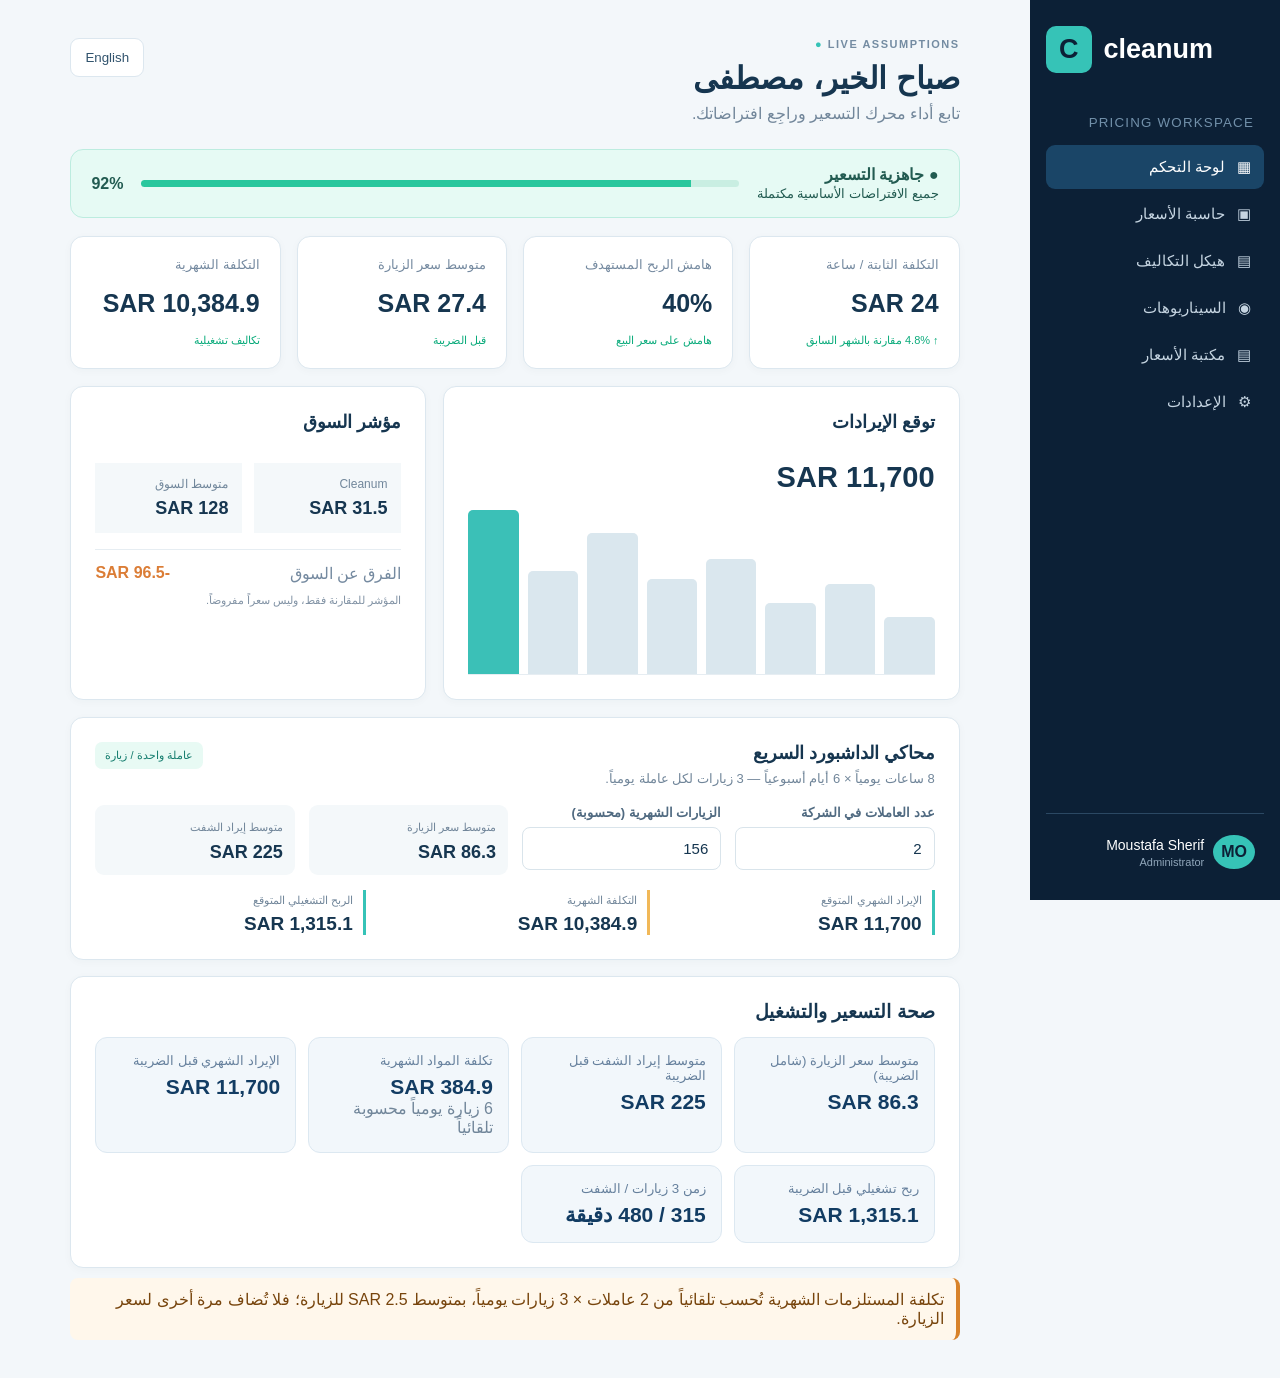
<file: public/index.html>
<!doctype html>
<html lang="ar" dir="rtl"><head><meta charset="utf-8"><meta name="viewport" content="width=device-width,initial-scale=1"><title>Cleanum Pricing</title>
<style>
:root{--navy:#0c2036;--ink:#163650;--teal:#36c3b7;--bg:#f3f7fa;--line:#dce7ef}*{box-sizing:border-box}body{margin:0;background:var(--bg);font-family:Arial,"Segoe UI",sans-serif;color:var(--ink)}.side{position:fixed;right:0;top:0;bottom:0;width:250px;background:var(--navy);padding:26px 16px;color:#c5d4e1;display:flex;flex-direction:column}.brand{display:flex;direction:ltr;gap:12px;align-items:center;font-size:27px;font-weight:800;color:#fff}.brand i{font-style:normal;background:var(--teal);color:var(--navy);padding:8px 13px;border-radius:10px}.side small{margin:42px 10px 12px;color:#7290aa;letter-spacing:1.2px}.nav button{width:100%;display:flex;align-items:center;gap:12px;padding:13px;border:0;border-radius:9px;background:transparent;color:inherit;font-size:15px;text-align:right;cursor:pointer;margin:3px 0}.nav button:hover,.nav button.active{background:#1a4567;color:#fff}.avatar{margin-top:auto;border-top:1px solid #2b4863;padding:21px 9px 5px;display:flex;gap:9px;align-items:center;color:white}.avatar b{background:var(--teal);color:var(--navy);border-radius:50%;padding:8px}.avatar span{font-size:14px}.avatar em{display:block;font-style:normal;font-size:11px;color:#91a7bb;margin-top:3px}.main{margin-right:250px;padding:38px 5.5%;min-height:100vh}.top{display:flex;justify-content:space-between;align-items:flex-start}.eyebrow{font-size:11px;letter-spacing:1.5px;font-weight:bold;color:#748ca2;margin:0}.dot{color:var(--teal)}h1{font-size:31px;margin:10px 0 7px}h2{margin:0;font-size:18px}p.sub{color:#71869a;margin:0}.lang{background:#fff;border:1px solid var(--line);border-radius:9px;padding:11px 14px;color:#31536d;cursor:pointer}.notice{margin:26px 0 18px;background:#e6faf4;border:1px solid #bcecdf;padding:15px 20px;border-radius:13px;display:flex;align-items:center;gap:18px;color:#225b51}.notice span{height:7px;flex:1;background:linear-gradient(90deg,#29c79d 92%,#c9eee2 92%);border-radius:8px}.cards{display:grid;grid-template-columns:repeat(4,1fr);gap:16px}.card,.panel{background:white;border:1px solid var(--line);border-radius:13px;box-shadow:0 2px 8px #19344b08}.card{padding:20px}.card p{margin:0;color:#758aa0;font-size:13px}.card b{display:block;font-size:25px;margin:17px 0 12px}.trend{color:#0aab7b;font-size:11px}.grid{display:grid;grid-template-columns:1.45fr 1fr;gap:17px;margin-top:17px}.panel{padding:24px}.revenue{font-size:29px;font-weight:bold;margin:28px 0 16px}.bars{height:165px;display:flex;align-items:end;gap:9px;border-bottom:1px solid #e6edf2}.bars i{background:#dae7ee;display:block;flex:1;border-radius:5px 5px 0 0}.bars i:last-child{background:#3bc0b7}.compare{display:grid;grid-template-columns:1fr 1fr;gap:12px;margin:30px 0 16px}.compare div{background:#f4f8fa;padding:14px;font-size:12px;color:#71879b}.compare b{display:block;font-size:18px;color:var(--ink);margin-top:7px}.diff{border-top:1px solid #e6edf2;padding-top:14px;color:#758aa0}.diff strong{float:left;color:#db7d36}.calc{display:grid;grid-template-columns:1.1fr .9fr;gap:17px;max-width:1040px}.field{display:block;font-size:13px;font-weight:bold;color:#506a81;margin-top:17px}.field select,.field input{display:block;width:100%;padding:12px;margin-top:7px;border:1px solid #d9e4eb;border-radius:8px;background:#fff;font-size:15px;color:var(--ink)}.times{display:grid;grid-template-columns:1fr 1fr;gap:12px;margin-top:17px}.times div{background:#f4f8fa;padding:13px;border-radius:9px}.times span{font-size:11px;color:#71869a}.times b{display:block;margin-top:5px;font-size:18px}.result{padding:0;overflow:hidden}.result-head{background:linear-gradient(135deg,#11364f,#20747b);color:white;padding:29px}.result-head span{font-size:12px;color:#c1dbe2}.result-head b{display:block;font-size:38px;margin:10px 0}.result-head em{font-style:normal;color:#72e0c0;font-size:12px}.rows{padding:12px 23px}.rows p{display:flex;justify-content:space-between;border-bottom:1px solid #eaf0f4;padding:11px 0;margin:0;font-size:13px;color:#708499}.rows strong{color:var(--ink)}.save{margin:18px 23px 23px;width:calc(100% - 46px);border:0;border-radius:8px;background:#143d59;color:white;padding:12px;font-weight:bold;cursor:pointer}.cost-grid{display:grid;grid-template-columns:1fr 1fr;gap:17px;max-width:900px}.warning{background:#fff7e6;color:#936915;padding:11px;border-radius:8px;font-size:12px}.empty{text-align:center;padding:90px;color:#71869a}.hidden{display:none}@media(max-width:850px){.side{width:62px;padding:22px 10px}.brand span,.side small,.nav button span,.avatar span{display:none}.brand{justify-content:center}.avatar{display:none}.main{margin-right:62px}.cards{grid-template-columns:repeat(2,1fr)}.grid,.calc,.cost-grid{grid-template-columns:1fr}}@media(max-width:560px){.side{display:none}.main{margin:0;padding:22px 15px}.cards{grid-template-columns:1fr}.top h1{font-size:24px}.notice span{display:none}}
</style></head><body>
<aside class="side"><div class="brand"><i>C</i><span>cleanum</span></div><small>PRICING WORKSPACE</small><nav class="nav"><button class="active" data-page="dash">▦ <span>لوحة التحكم</span></button><button data-page="calc">▣ <span>حاسبة الأسعار</span></button><button data-page="costs">▤ <span>هيكل التكاليف</span></button><button data-page="scenarios">◉ <span>السيناريوهات</span></button><button data-page="library">▤ <span>مكتبة الأسعار</span></button><button data-page="settings">⚙ <span>الإعدادات</span></button></nav><div class="avatar"><b>MO</b><span>Moustafa Sherif<em>Administrator</em></span></div></aside>
<main class="main"><header class="top"><div><p class="eyebrow">LIVE ASSUMPTIONS <span class="dot">●</span></p><h1 id="title">صباح الخير، مصطفى</h1><p class="sub" id="subtitle">تابع أداء محرك التسعير وراجِع افتراضاتك.</p></div><button class="lang" id="lang">English</button></header>
<section id="dash"><div class="notice"><div><b>● جاهزية التسعير</b><br><small>جميع الافتراضات الأساسية مكتملة</small></div><span></span><b>92%</b></div><div class="cards"><div class="card"><p>التكلفة المحملة / ساعة</p><b id="costHour">39.2 SAR</b><span class="trend">↑ 4.8% مقارنة بالشهر السابق</span></div><div class="card"><p>هامش الربح المستهدف</p><b>40%</b><span class="trend">هامش على سعر البيع</span></div><div class="card"><p>متوسط سعر الزيارة</p><b id="visitCard">75.1 SAR</b><span class="trend">قبل الضريبة</span></div><div class="card"><p>التكلفة الشهرية</p><b id="monthCard">48,900 SAR</b><span class="trend">تكاليف تشغيلية</span></div></div><div class="grid"><article class="panel"><h2>توقع الإيرادات</h2><div class="revenue" id="revenue">23,270 SAR</div><div class="bars"><i style="height:35%"></i><i style="height:55%"></i><i style="height:43%"></i><i style="height:70%"></i><i style="height:58%"></i><i style="height:86%"></i><i style="height:63%"></i><i style="height:100%"></i></div></article><article class="panel"><h2>مؤشر السوق</h2><div class="compare"><div>Cleanum<b id="marketPrice">75.1 SAR</b></div><div>متوسط السوق<b>128 SAR</b></div></div><div class="diff">الفرق عن السوق <strong id="diff">−52.9 SAR</strong></div><p style="font-size:11px;color:#8293a5">المؤشر للمقارنة فقط، وليس سعراً مفروضاً.</p></article></div></section>
<section id="calc" class="hidden"><div class="calc"><article class="panel"><h2>حاسبة تسعير الزيارة</h2><label class="field">نوع الشقة<select id="home"><option value="1">غرفة واحدة</option><option value="1.5">غرفتان</option><option value="2">3 غرف</option><option value="2.5">4 غرف</option></select></label><label class="field">نوع الخدمة<select><option>تنظيف دوري</option><option>تنظيف عند الانتقال</option></select></label><div class="times"><div><span>وقت التنظيف الفعلي (تشغيلي)</span><b id="actual">45 دقيقة</b></div><div><span>سعر الساعة المفوترة</span><b id="hourlyRate">65.3 SAR</b></div></div><label class="field">الوقت القابل للفوترة (مستقل عن وقت التنظيف)<input id="billableInput" type="number" min="0.5" step="0.5" value="1"></label><label class="field">الحد الأدنى لسعر الزيارة قبل الضريبة (SAR)<input id="minVisit" type="number" min="0" value="75"></label><label class="field">تعديل يدوي للزيارة (SAR)<input type="number" id="adjust" value="0"></label></article><article class="panel result"><div class="result-head"><span>سعر البيع المقترح للزيارة</span><b id="final">75.1 SAR</b><em>✓ هامش ربح مستهدف 40%</em></div><div class="rows"><p>تكلفة الخدمة<strong id="base">45.1 SAR</strong></p><p>تسعير بالساعة (قبل الضريبة)<strong id="hourlyTotal">65.3 SAR</strong></p><p>سعر الزيارة بعد تطبيق الحد الأدنى<strong id="before">75.0 SAR</strong></p><p>ضريبة القيمة المضافة 15%<strong id="vat">11.3 SAR</strong></p><p>السعر شامل الضريبة<strong id="total">86.3 SAR</strong></p></div><button class="save">حفظ كمسودة</button></article></div></section>
<section id="costs" class="hidden"><div class="cost-grid"><article class="panel"><h2>إعدادات التكلفة</h2><label class="field">راتب العاملة الشهري<input id="salary" type="number" value="3000"></label><label class="field">عدد العاملات<input id="team" type="number" value="8"></label><label class="field">الساعات القابلة للفوترة شهريًا<input id="hours" type="number" value="156"></label><p class="warning">هذه الساعات أساسية لحساب سعر معتمد ودقيق.</p></article><article class="panel"><h2>ملخص التكاليف</h2><div class="rows"><p>إجمالي التكاليف الشهرية<strong id="monthly">48,900 SAR</strong></p><p>التكلفة المحملة / ساعة<strong id="costHour2">39.2 SAR</strong></p><p>النقل والوقود<strong>12,400 SAR</strong></p><p>المستلزمات والمواد<strong>5,700 SAR</strong></p></div></article></div></section>
<section id="scenarios" class="hidden"><div class="panel empty"><h2>السيناريوهات التشغيلية</h2><p>نفس المبنى: 4 شقق غرفة واحدة خلال 3 ساعات.<br>عملاء موزعون: شقتان غرفة واحدة خلال 3 ساعات.</p></div></section><section id="library" class="hidden"><div class="panel empty"><h2>مكتبة الأسعار</h2><p>ستظهر هنا المسودات والأسعار المنشورة وإصداراتها.</p></div></section><section id="settings" class="hidden"><div class="panel empty"><h2>الإعدادات</h2><p>العملة: SAR &nbsp;•&nbsp; الضريبة: 15% &nbsp;•&nbsp; هامش الربح الافتراضي: 40%</p></div></section></main>
<script>
const q=s=>document.querySelector(s),qs=s=>document.querySelectorAll(s);let en=false;function fmt(x){return Number(x).toLocaleString(en?'en-SA':'ar-SA',{maximumFractionDigits:1})+' SAR'}function calculate(){let salary=+q('#salary').value||0,team=+q('#team').value||1,hours=+q('#hours').value||1,bill=+q('#billableInput').value||0,adjust=+q('#adjust').value||0,minVisit=+q('#minVisit').value||0,monthly=salary*team+12400+5700+6800,cph=monthly/(team*hours),base=cph*bill,hourlyRate=cph/.6,hourlyTotal=hourlyRate*bill,before=Math.max(hourlyTotal,minVisit)+adjust,vat=before*.15,total=before+vat;q('#costHour').textContent=fmt(cph);q('#costHour2').textContent=fmt(cph);q('#monthCard').textContent=fmt(monthly);q('#monthly').textContent=fmt(monthly);q('#visitCard').textContent=fmt(before);q('#marketPrice').textContent=fmt(before);q('#base').textContent=fmt(base);q('#hourlyRate').textContent=fmt(hourlyRate);q('#hourlyTotal').textContent=fmt(hourlyTotal);q('#before').textContent=fmt(before);q('#vat').textContent=fmt(vat);q('#total').textContent=fmt(total);q('#final').textContent=fmt(before);q('#revenue').textContent=fmt(total*310);q('#diff').textContent=(before-128>0?'+':'')+fmt(before-128);let actual={1:45,1.5:170,2:200,2.5:135}[+q('#home').value];q('#actual').textContent=actual+(en?' min':' دقيقة')}qs('input,select').forEach(x=>x.addEventListener('input',calculate));qs('.nav button').forEach(b=>b.onclick=()=>{qs('.nav button').forEach(x=>x.classList.remove('active'));b.classList.add('active');qs('main section').forEach(x=>x.classList.add('hidden'));q('#'+b.dataset.page).classList.remove('hidden');q('#title').textContent=b.textContent.trim();q('#subtitle').textContent=en?'Manage pricing assumptions and results.':'عدّل بياناتك وراجع النتائج بسهولة.'});q('#lang').onclick=()=>{en=!en;document.documentElement.lang=en?'en':'ar';document.documentElement.dir=en?'ltr':'rtl';q('#lang').textContent=en?'العربية':'English';calculate()};calculate();
</script><script>document.querySelector('#home').addEventListener('input',e=>{const minutes={1:45,1.5:170,2:200,2.5:135}[e.target.value];document.querySelector('#actual').textContent=minutes+(document.documentElement.lang==='en'?' min':' دقيقة')});</script><script src="dashboard.js"></script><script src="engine.js"></script></body></html>
</file>
